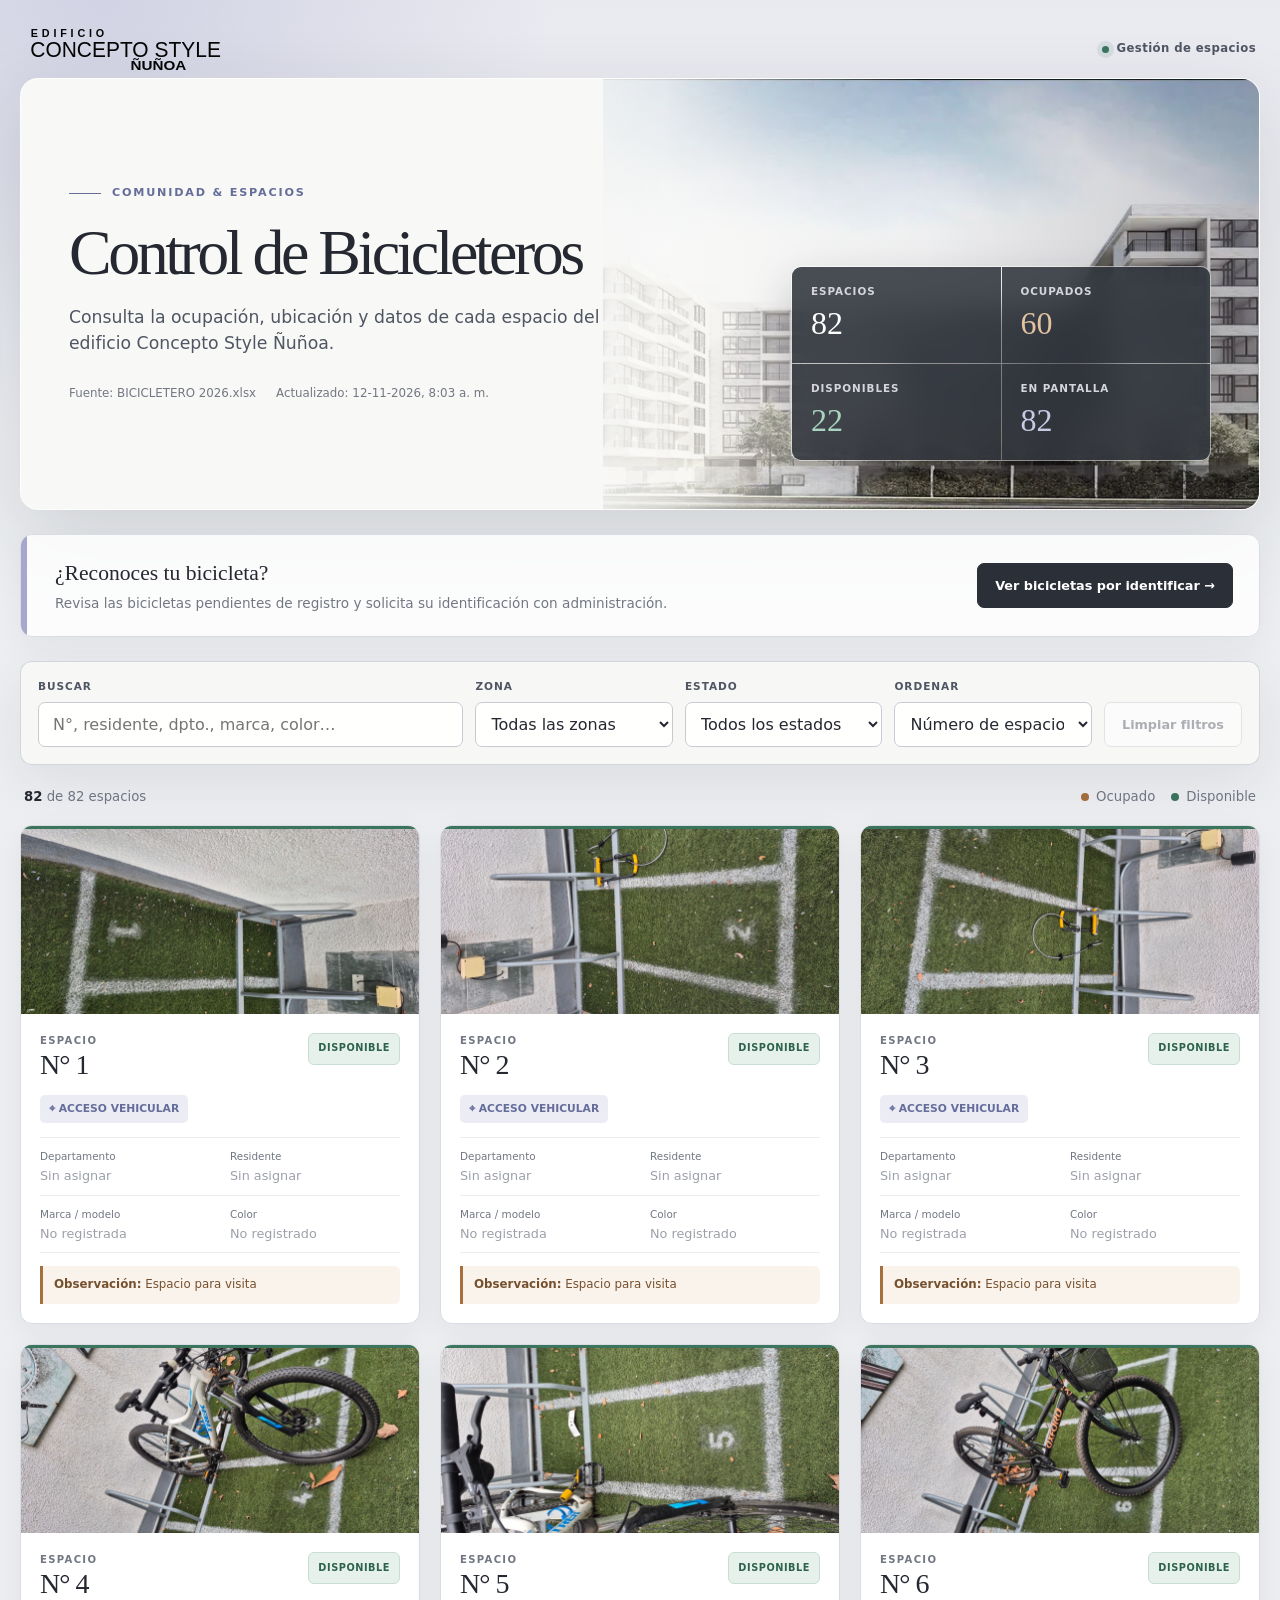
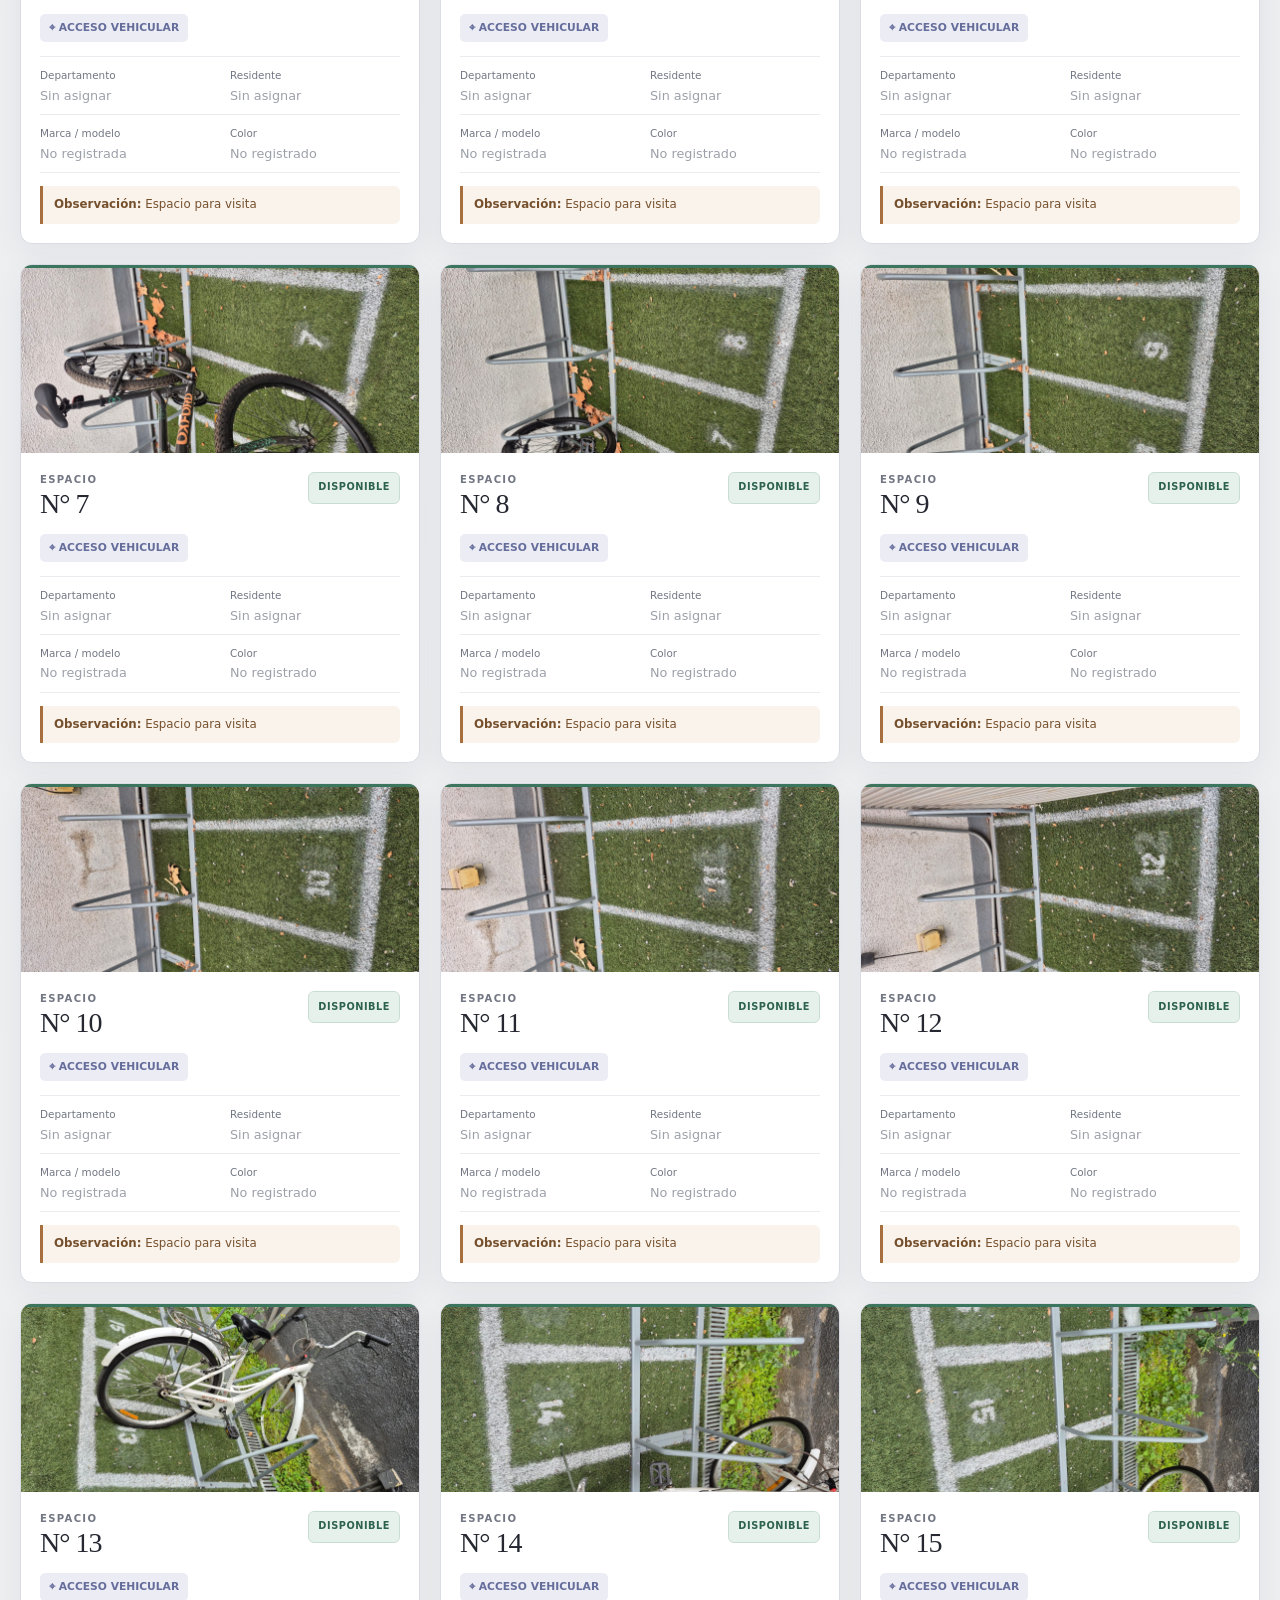
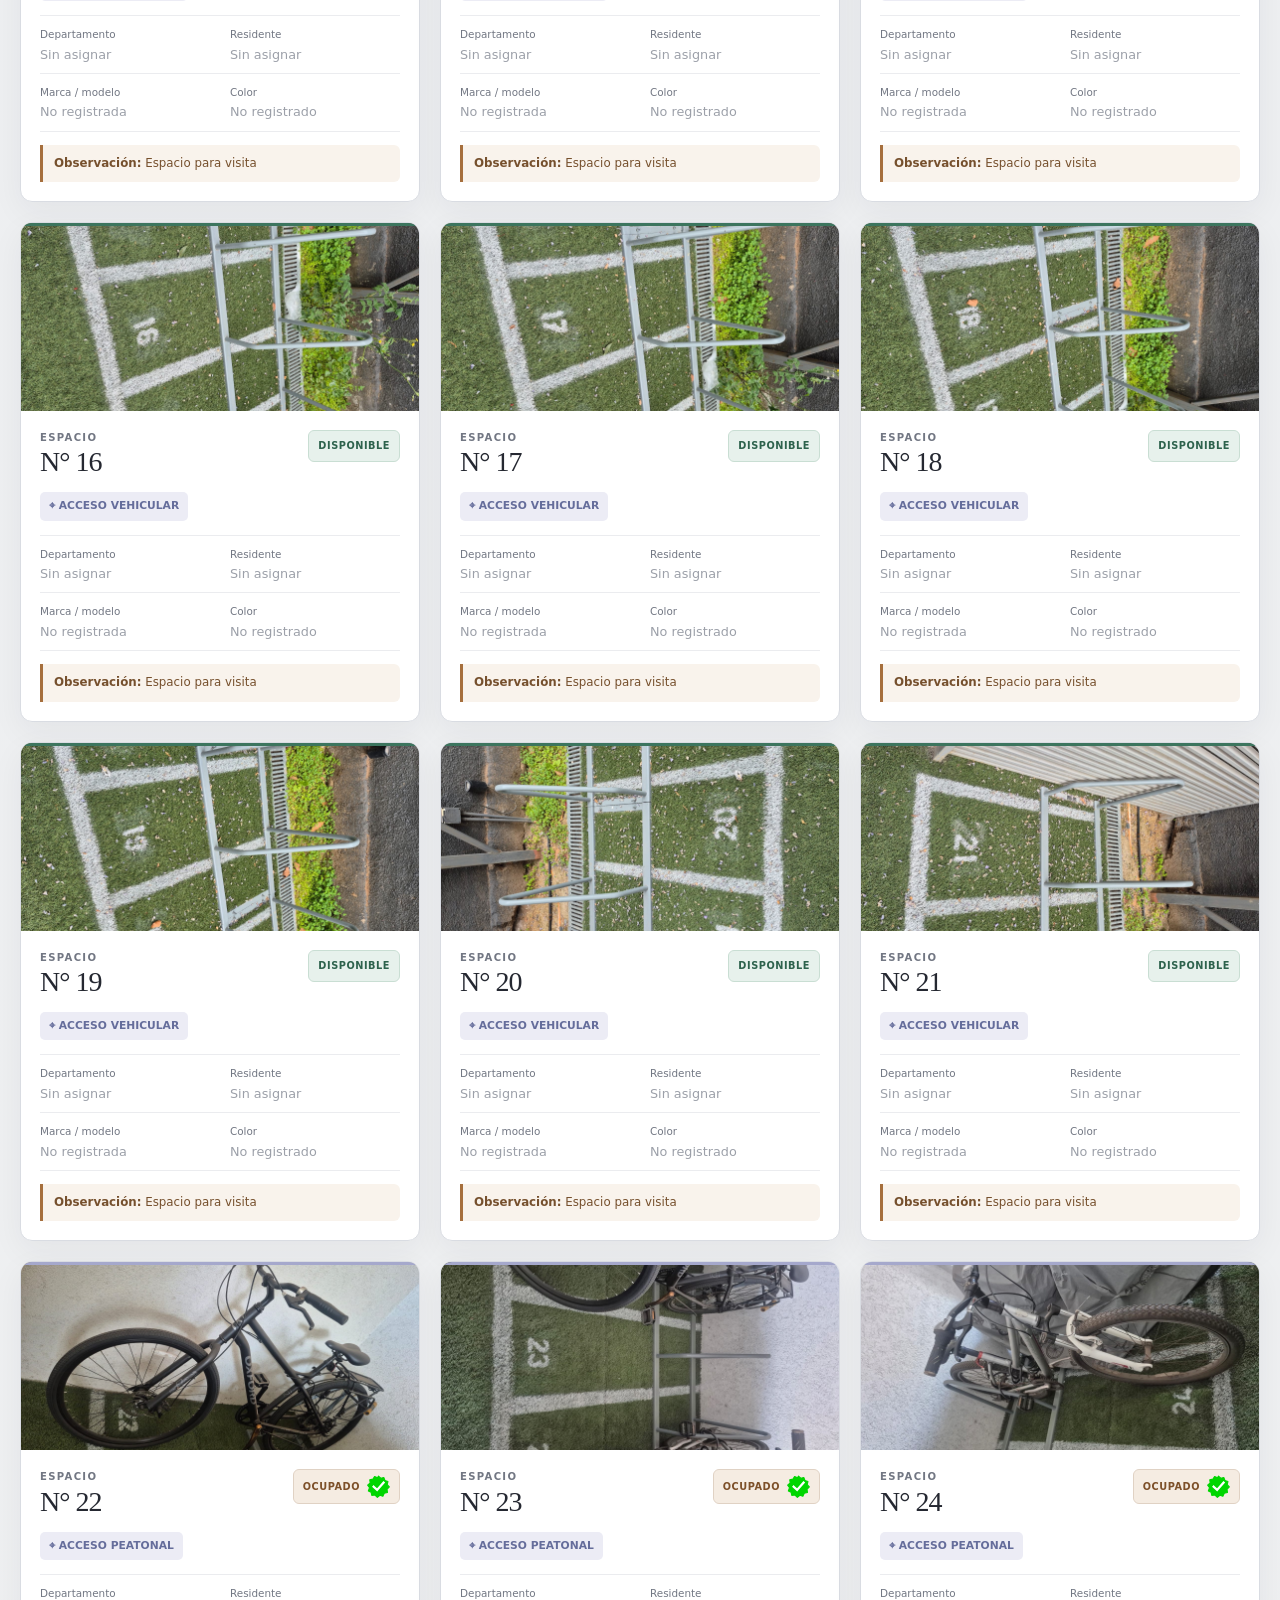
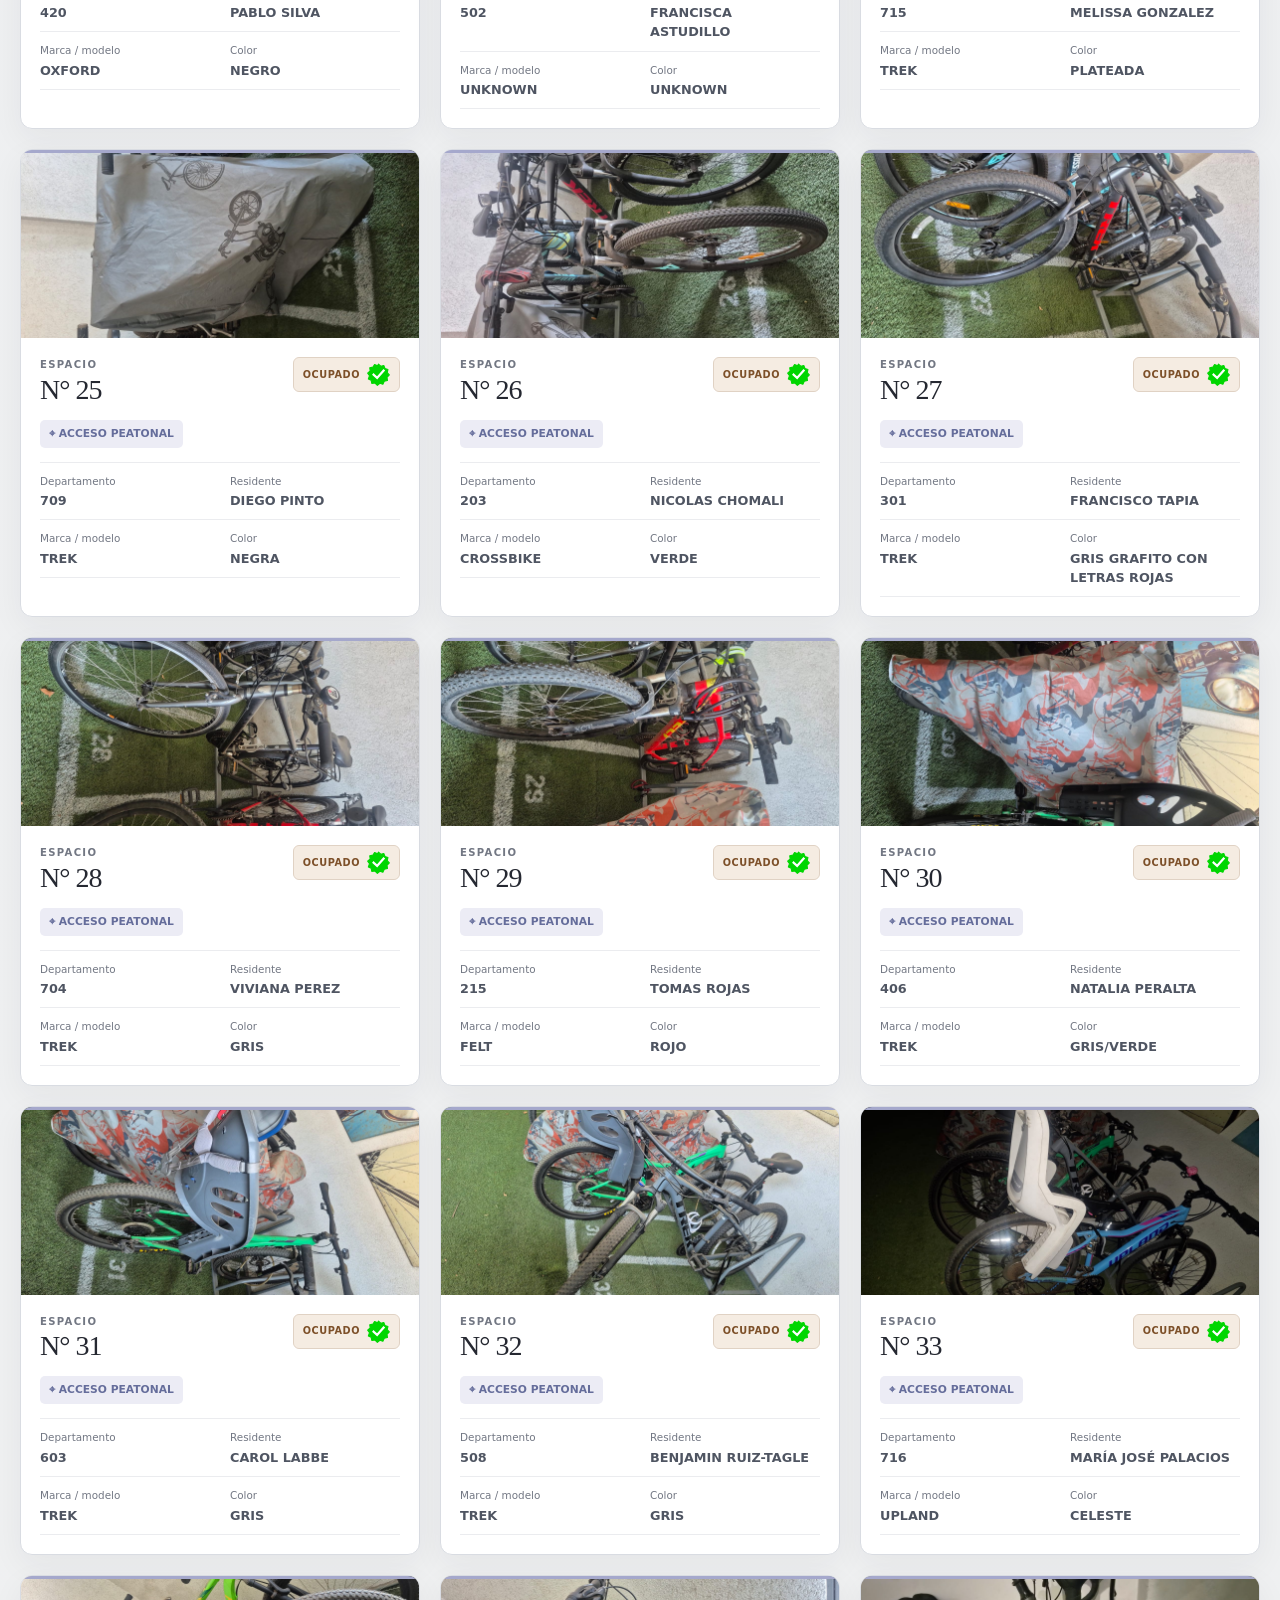
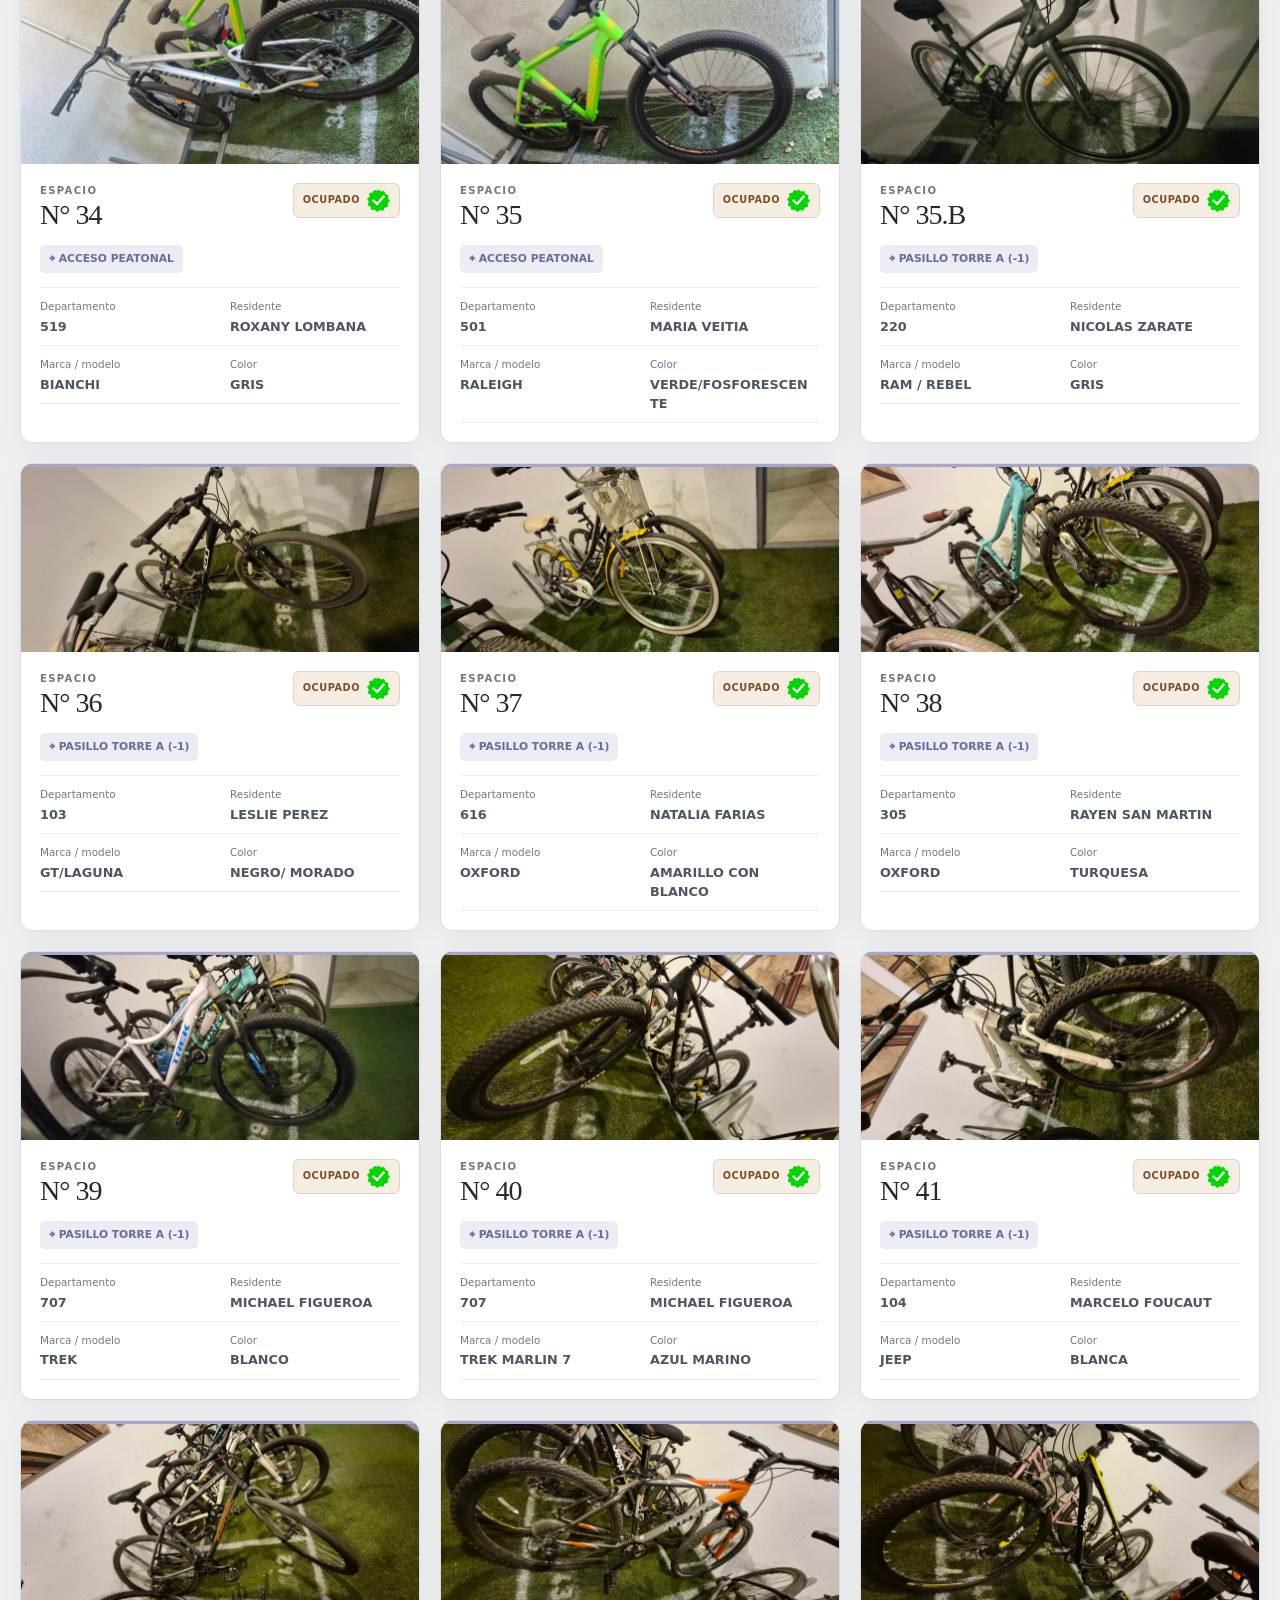
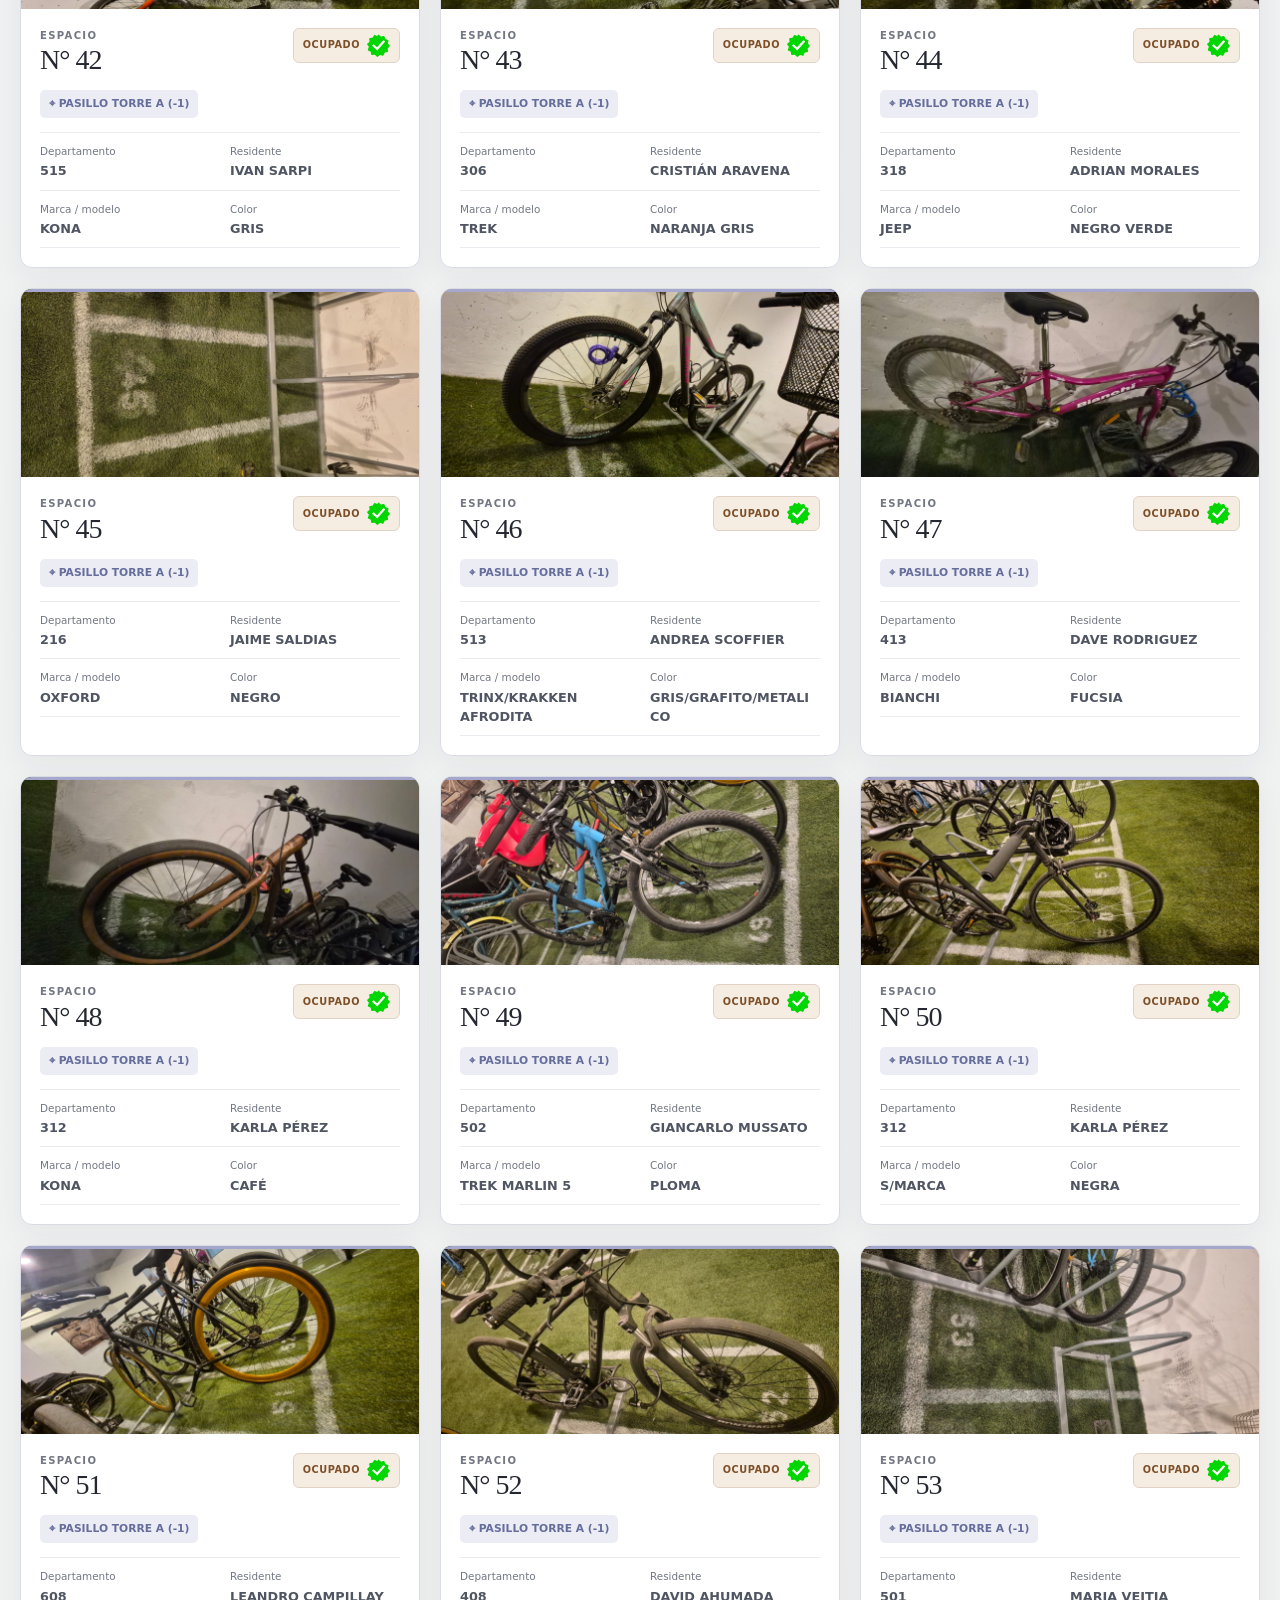
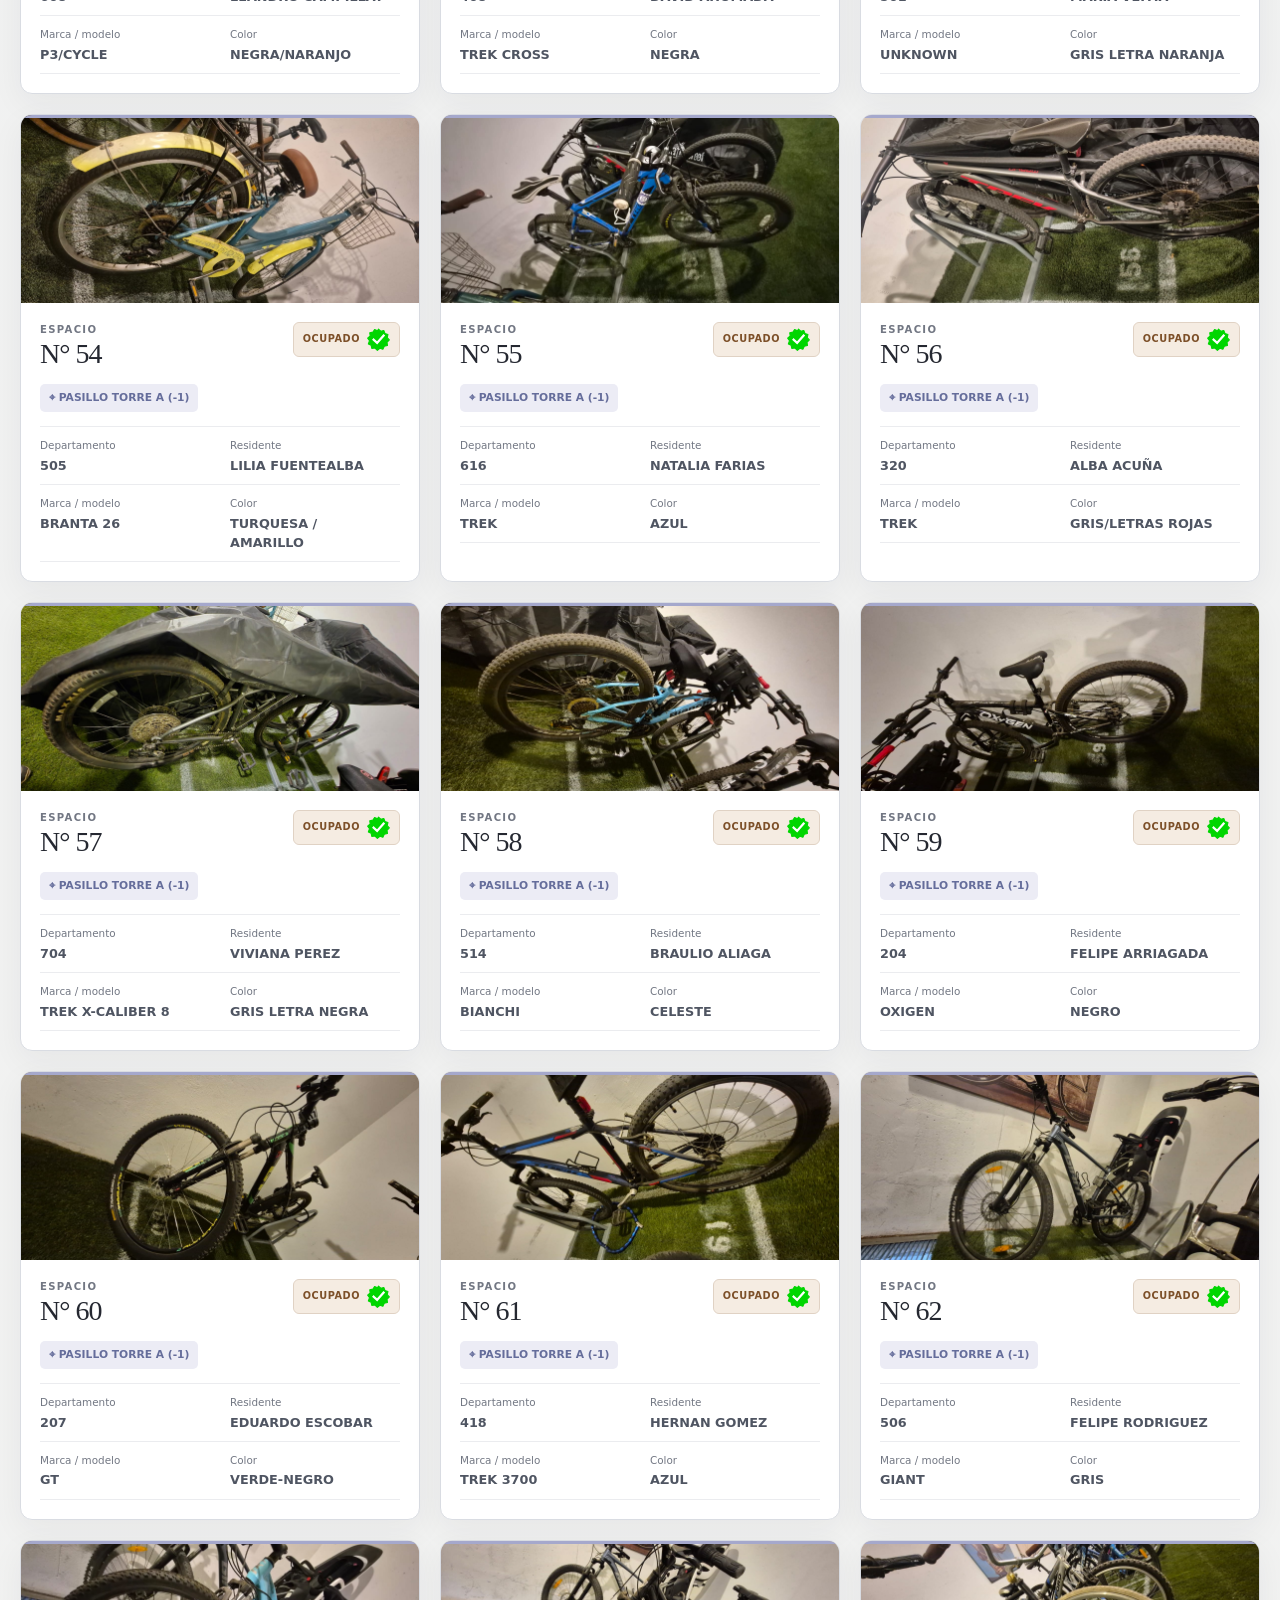
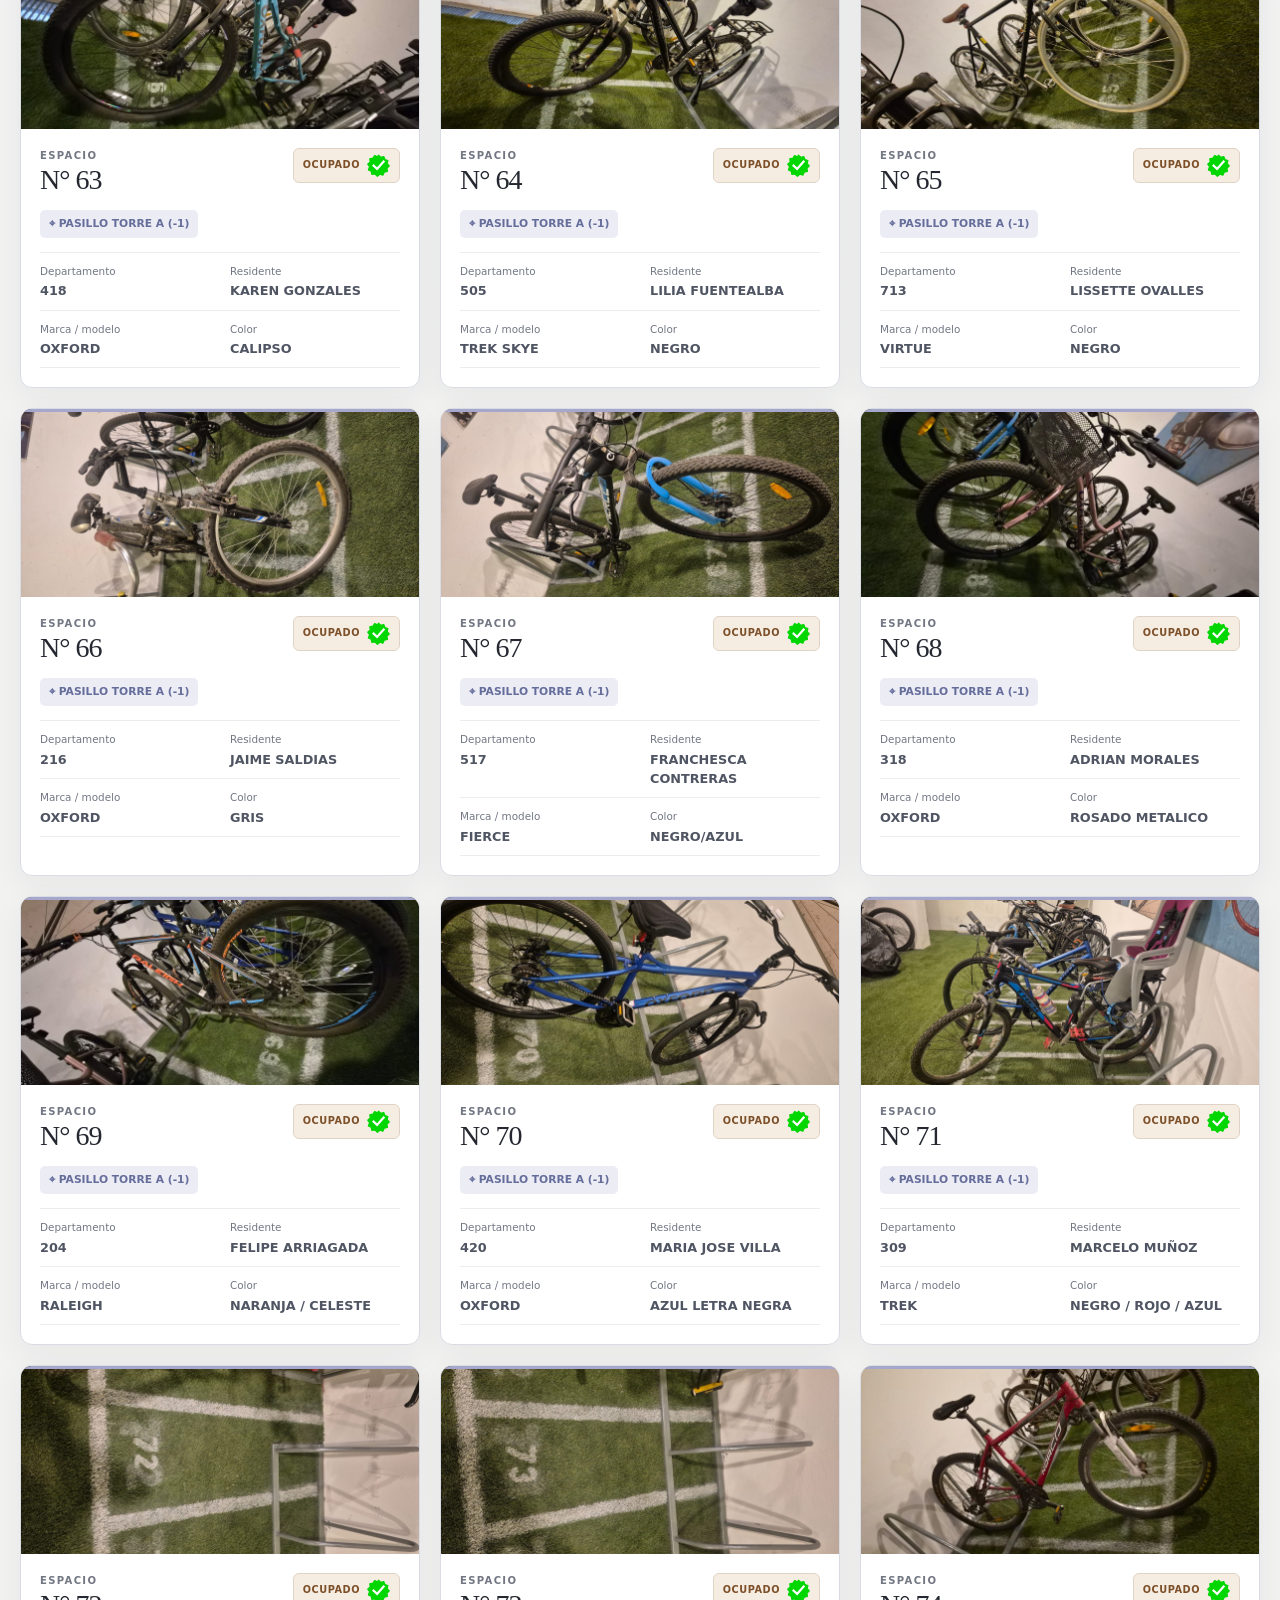
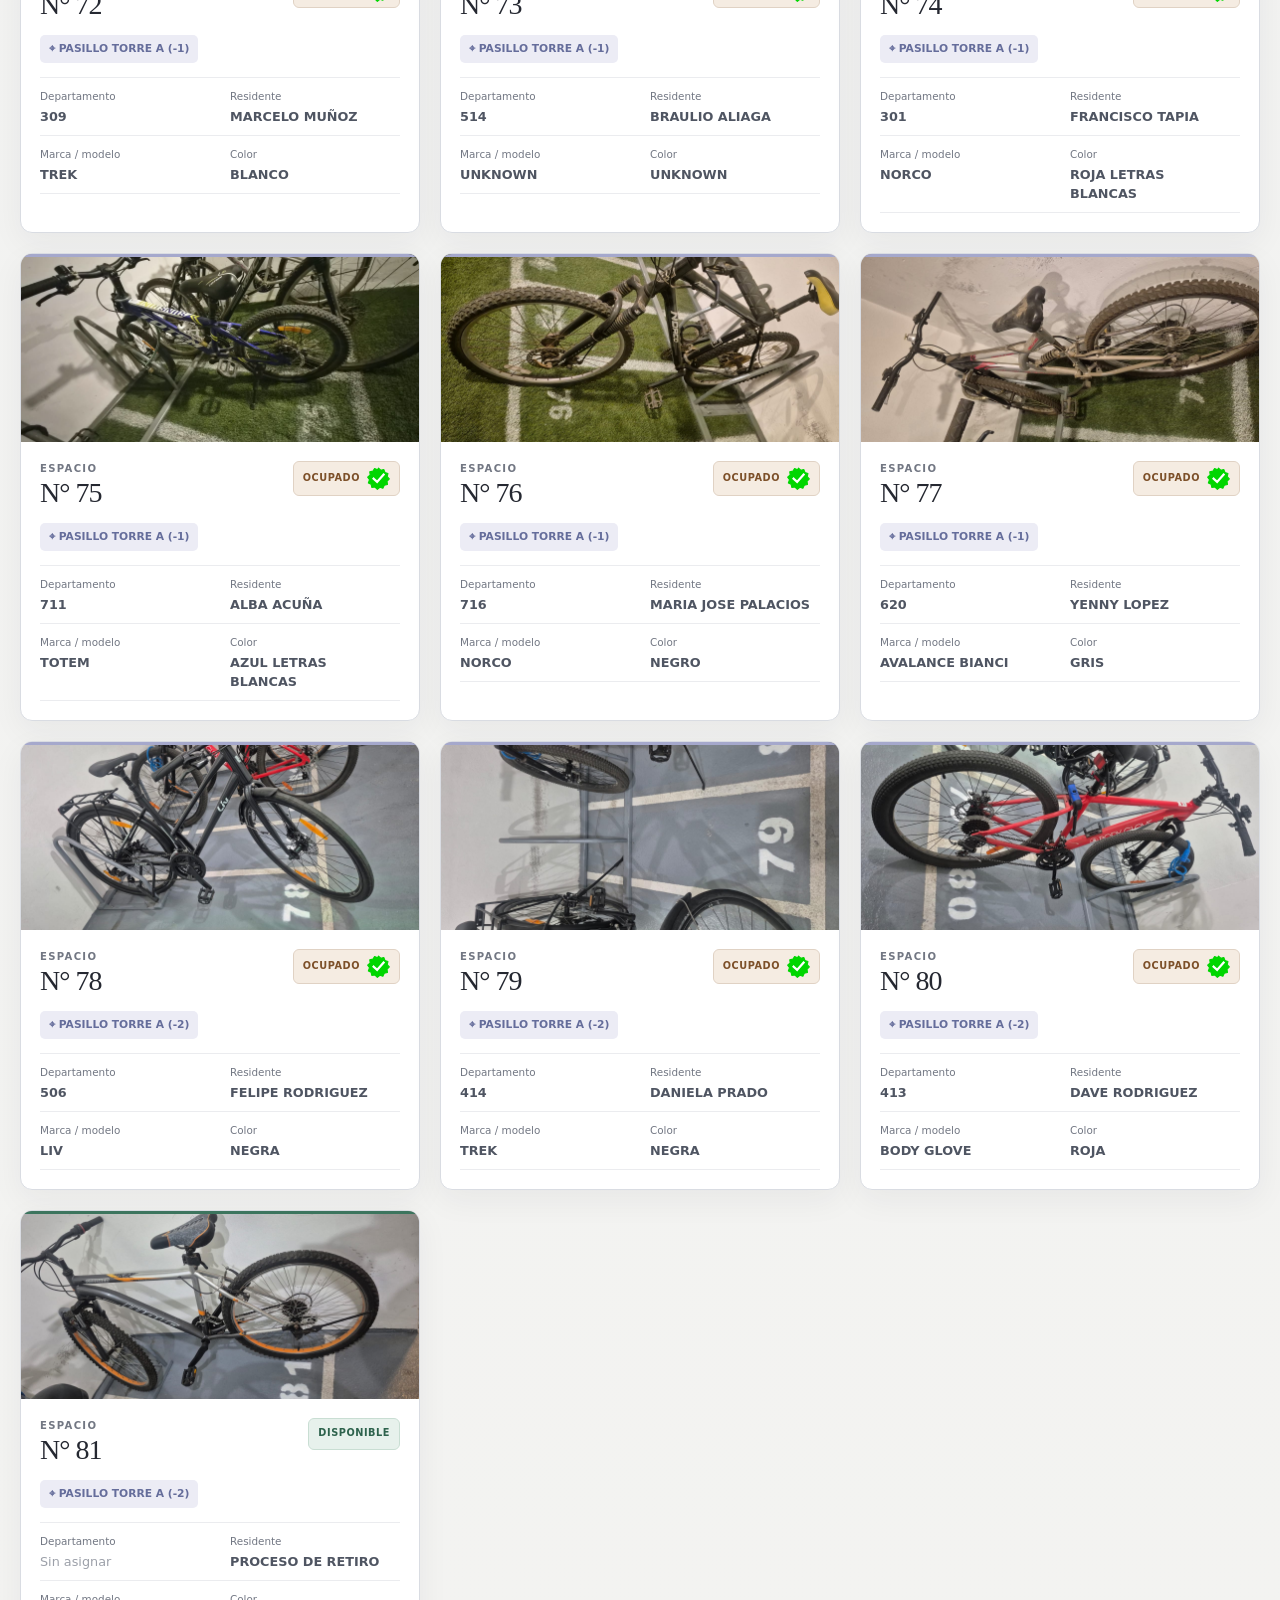
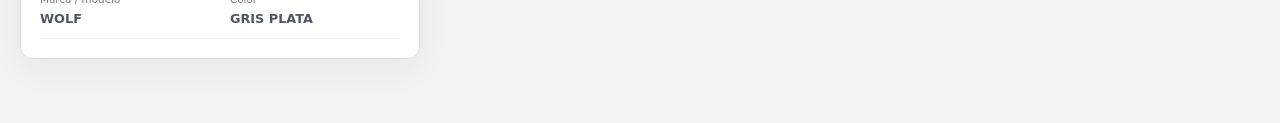
<file: index.html>
<!doctype html>
<html lang='es'>
<head>
  <meta charset='UTF-8'>
  <meta name='viewport' content='width=device-width,initial-scale=1'>
  <meta name='description' content='Panel de control de los espacios de bicicletero de Concepto Style Ñuñoa.'>
  <title>Control de Bicicleteros · Concepto Style</title>
  <link rel="stylesheet" href="./styles.css">
</head>
<body>
  <a class='skip' href='#listado'>Saltar al listado</a>
  <main class='page'>
    <nav class='site-header' aria-label='Identidad del edificio'>
      <a class='brand' href='./index.html' aria-label='Concepto Style Ñuñoa · Inicio'>
        <img class='brand-logo' src='./images/logo-concepto-style.svg' alt='Edificio Concepto Style Ñuñoa'>
      </a>
      <span class='site-context'><i aria-hidden='true'></i> Gestión de espacios</span>
    </nav>
    <header class='hero'>
      <div class='hero-inner'>
        <div class='hero-copy'>
          <p class='eyebrow'>Comunidad &amp; espacios</p>
          <h1>Control de Bicicleteros</h1>
          <p class='intro'>Consulta la ocupación, ubicación y datos de cada espacio del edificio Concepto Style Ñuñoa.</p>
          <div class='meta'><span id='sourceLabel'>Fuente: cargando datos…</span><span id='updatedLabel'></span></div>
        </div>
        <section class='stats' aria-label='Resumen de ocupación'>
          <article class='stat'><span>Espacios</span><strong id='totalCount'>—</strong></article>
          <article class='stat occupied'><span>Ocupados</span><strong id='occupiedCount'>—</strong></article>
          <article class='stat available'><span>Disponibles</span><strong id='availableCount'>—</strong></article>
          <article class='stat visible'><span>En pantalla</span><strong id='visibleCount'>—</strong></article>
        </section>
      </div>
    </header>

    <aside class='identify-banner' aria-label='Bicicletas por identificar'>
      <div><strong>¿Reconoces tu bicicleta?</strong><p>Revisa las bicicletas pendientes de registro y solicita su identificación con administración.</p></div>
      <a class='button primary-button' href='./por-identificar.html'>Ver bicicletas por identificar →</a>
    </aside>

    <section class='toolbar' aria-label='Filtros del listado'>
      <div class='field search-field'><label for='search'>Buscar</label><input class='control' type='search' id='search' placeholder='N°, residente, dpto., marca, color…' autocomplete='off'></div>
      <div class='field'><label for='zoneFilter'>Zona</label><select class='control' id='zoneFilter'><option value=''>Todas las zonas</option></select></div>
      <div class='field'><label for='statusFilter'>Estado</label><select class='control' id='statusFilter'><option value=''>Todos los estados</option><option value='true'>Ocupado</option><option value='false'>Disponible</option></select></div>
      <div class='field'><label for='sortBy'>Ordenar</label><select class='control' id='sortBy'><option value='space'>Número de espacio</option><option value='zone'>Zona</option><option value='resident'>Residente</option></select></div>
      <button class='button' type='button' id='clearFilters' disabled>Limpiar filtros</button>
    </section>

    <div class='results'>
      <div id='resultSummary' aria-live='polite'>Preparando el listado…</div>
      <div class='legend' aria-label='Leyenda'><span><i class='dot'></i> Ocupado</span><span><i class='dot free'></i> Disponible</span></div>
    </div>
    <div class='notice' id='errorNotice' role='alert' hidden></div>
    <section class='cards' id='listado' aria-label='Listado de bicicleteros' aria-busy='true'>
      <div class='state'><div class='spinner' aria-hidden='true'></div><strong>Cargando bicicleteros</strong>Leyendo la información actualizada del Excel.</div>
    </section>
  </main>

  <dialog class='viewer' id='imageViewer' aria-labelledby='viewerCaption'>
    <div class='viewer-shell'>
      <button class='viewer-close' id='viewerClose' type='button' aria-label='Cerrar imagen'>×</button>
      <img class='viewer-image' id='viewerImage' alt=''>
      <p class='viewer-caption' id='viewerCaption'></p>
    </div>
  </dialog>

  <!-- Respaldo para abrir con doble clic. Por HTTP, bicicleteros.json tiene prioridad. -->
  <script src='./bicicleteros-data.js'></script>
  <script src="./app.js"></script>
</body>
</html>
</file>
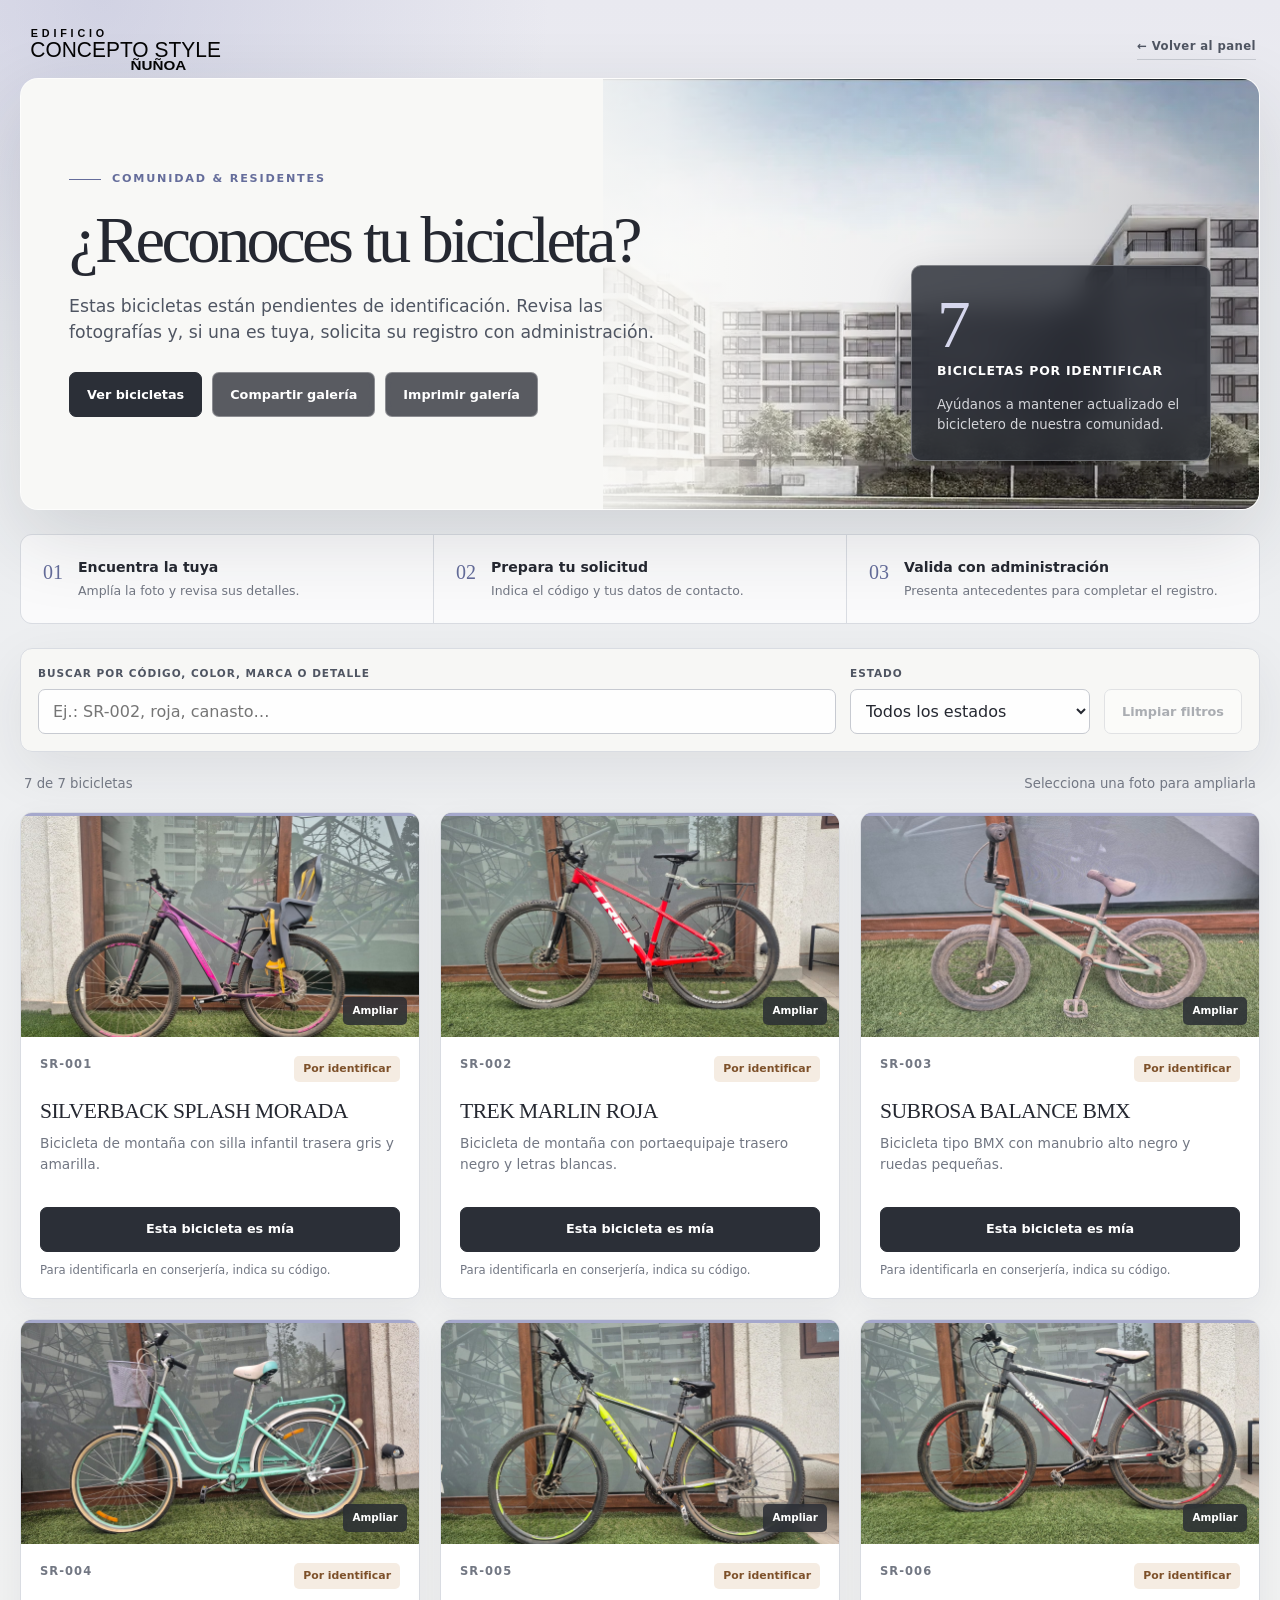
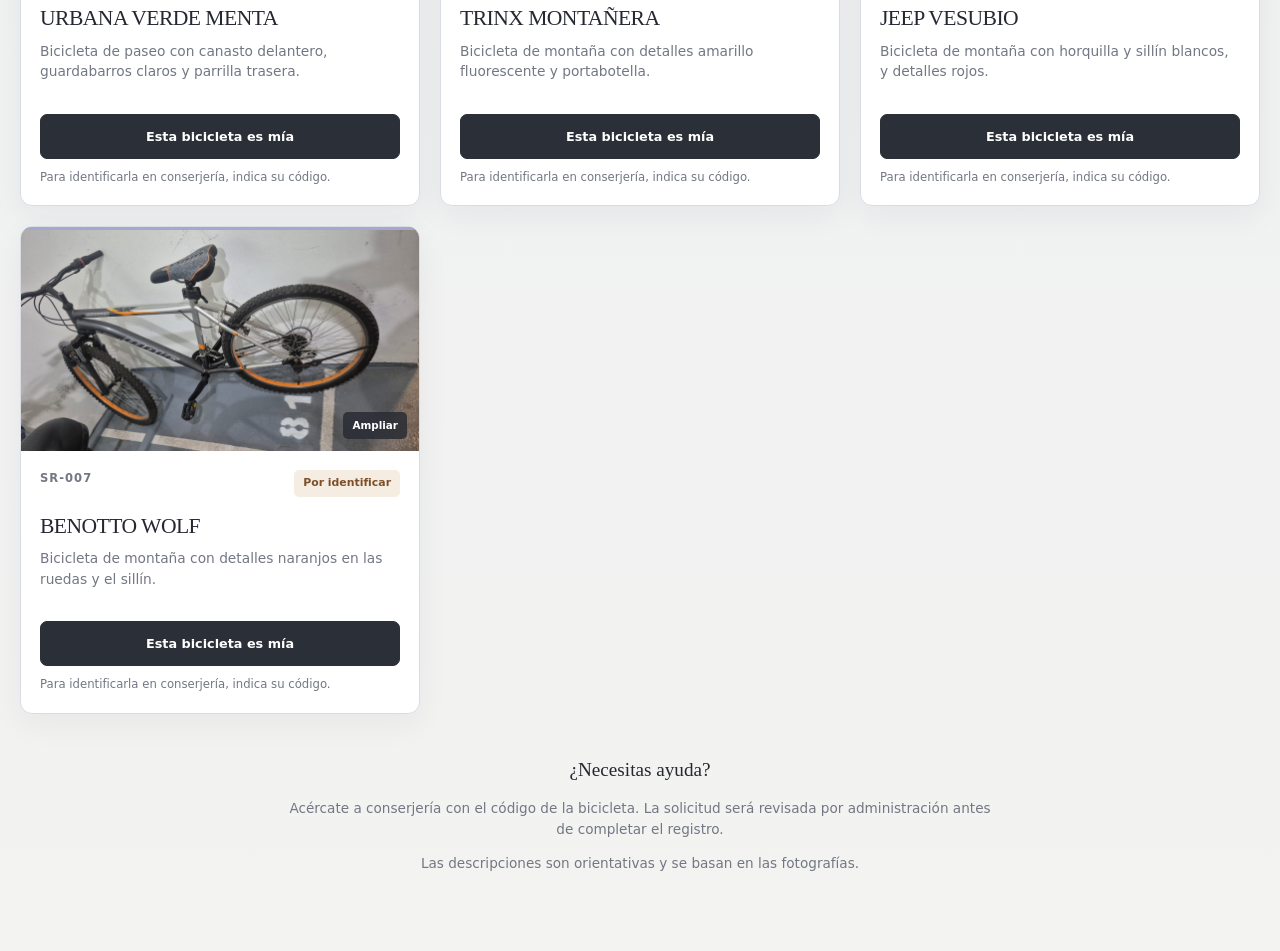
<file: por-identificar.html>
<!doctype html>
<html lang="es">
<head>
  <meta charset="UTF-8">
  <meta name="viewport" content="width=device-width,initial-scale=1">
  <meta name="description" content="Revisa las bicicletas pendientes de identificación de Concepto Style Ñuñoa y solicita su registro con administración.">
  <title>¿Reconoces tu bicicleta? · Concepto Style</title>
  <link rel="stylesheet" href="./styles.css">
  <link rel="stylesheet" href="./por-identificar.css">
  <script src="./por-identificar-data.js" defer></script>
  <script src="./por-identificar.js" defer></script>
</head>
<body class="identification-page">
  <a class="skip" href="#galeria">Saltar a las bicicletas</a>
  <main class="page">
    <nav class="site-header" aria-label="Identidad del edificio">
      <a class="brand" href="./index.html" aria-label="Concepto Style Ñuñoa · Inicio">
        <img class="brand-logo" src="./images/logo-concepto-style.svg" alt="Edificio Concepto Style Ñuñoa">
      </a>
      <a class="header-link" href="./index.html">← Volver al panel</a>
    </nav>
    <header class="hero">
      <div class="hero-inner identification-hero">
        <div class="hero-copy">
          <p class="eyebrow">Comunidad &amp; residentes</p>
          <h1>¿Reconoces tu bicicleta?</h1>
          <p class="intro">Estas bicicletas están pendientes de identificación. Revisa las fotografías y, si una es tuya, solicita su registro con administración.</p>
          <div class="hero-actions"><a class="button primary-button" href="#galeria">Ver bicicletas</a><button class="button" id="shareGallery" type="button">Compartir galería</button><button class="button" id="printGallery" type="button">Imprimir galería</button></div>
        </div>
        <aside class="identification-summary"><strong id="pendingCount">—</strong><span>bicicletas por identificar</span><p>Ayúdanos a mantener actualizado el bicicletero de nuestra comunidad.</p></aside>
      </div>
    </header>
    <ol class="claim-steps" aria-label="Cómo identificar tu bicicleta">
      <li><b>01</b><div><strong>Encuentra la tuya</strong><span>Amplía la foto y revisa sus detalles.</span></div></li>
      <li><b>02</b><div><strong>Prepara tu solicitud</strong><span>Indica el código y tus datos de contacto.</span></div></li>
      <li><b>03</b><div><strong>Valida con administración</strong><span>Presenta antecedentes para completar el registro.</span></div></li>
    </ol>
    <section class="gallery-controls" aria-label="Buscar bicicletas">
      <div class="field"><label for="bikeSearch">Buscar por código, color, marca o detalle</label><input class="control" id="bikeSearch" type="search" placeholder="Ej.: SR-002, roja, canasto…" autocomplete="off"></div>
      <div class="field"><label for="bikeStatus">Estado</label><select class="control" id="bikeStatus"><option value="">Todos los estados</option><option value="pendiente">Por identificar</option><option value="revision">Solicitud en revisión</option><option value="registrada">Registrada</option></select></div>
      <button class="button" id="resetGallery" type="button" disabled>Limpiar filtros</button>
    </section>
    <div class="results"><p id="gallerySummary" aria-live="polite">Cargando fotografías…</p><span>Selecciona una foto para ampliarla</span></div>
    <section class="cards identification-cards" id="galeria" aria-label="Bicicletas por identificar" aria-busy="true"></section>
    <noscript><p class="notice">Activa JavaScript para ver la galería. También puedes consultar las fotografías en conserjería.</p></noscript>
    <footer class="identification-footer"><strong>¿Necesitas ayuda?</strong><p>Acércate a conserjería con el código de la bicicleta. La solicitud será revisada por administración antes de completar el registro.</p><p>Las descripciones son orientativas y se basan en las fotografías.</p></footer>
  </main>

  <dialog class="viewer" id="photoViewer" aria-labelledby="photoCaption">
    <div class="viewer-shell"><button class="viewer-close" id="closePhoto" type="button" aria-label="Cerrar imagen">×</button><img class="viewer-image" id="fullPhoto" alt=""><p class="viewer-caption" id="photoCaption"></p><div class="photo-navigation" id="photoNavigation" hidden><button class="button" id="previousPhoto" type="button">Anterior</button><span id="photoPosition"></span><button class="button" id="nextPhoto" type="button">Siguiente</button></div></div>
  </dialog>

  <dialog class="claim-dialog" id="claimDialog" aria-labelledby="claimTitle" aria-describedby="claimIntro">
    <div class="claim-heading"><p class="eyebrow">Solicitud de identificación</p><button class="button" id="closeClaim" type="button" aria-label="Cerrar solicitud">Cerrar</button></div>
    <h2 id="claimTitle">Esta bicicleta es mía</h2>
    <p id="claimIntro"></p>
    <form id="claimForm">
      <div class="claim-fields">
        <div class="field"><label for="claimName">Nombre completo</label><input class="control" id="claimName" name="nombre" required maxlength="100" autocomplete="name"></div>
        <div class="field"><label for="claimApartment">Departamento</label><input class="control" id="claimApartment" name="departamento" required maxlength="20" autocomplete="off"></div>
        <div class="field full-field"><label for="claimContact">Teléfono o correo de contacto</label><input class="control" id="claimContact" name="contacto" required maxlength="120" autocomplete="off"></div>
        <div class="field full-field"><label for="claimEvidence">¿Cómo puedes acreditar que es tuya?</label><textarea class="control" id="claimEvidence" name="antecedentes" required minlength="10" maxlength="1000" rows="3" placeholder="Ej.: tengo una fotografía anterior o la llave del candado. Presenta esos antecedentes a administración."></textarea></div>
      </div>
      <label class="claim-consent"><input id="claimConsent" type="checkbox" required> Entiendo que administración debe verificar la propiedad antes de completar el registro.</label>
      <p class="privacy-note">Tus datos no se publican ni se guardan en esta galería. Se usan para preparar el mensaje que tú entregarás a administración.</p>
      <button class="button primary-button" type="submit">Preparar solicitud</button>
    </form>
    <section class="claim-result" id="claimResult" hidden aria-labelledby="resultTitle">
      <h3 id="resultTitle" tabindex="-1">Solicitud preparada · aún no enviada</h3>
      <p id="deliveryHelp">Copia el mensaje y envialo al WhatsApp de conserjería.</p>
      <label for="claimMessage">Mensaje para conserjería</label><textarea class="control" id="claimMessage" readonly rows="9"></textarea>
      <div class="claim-actions"><button class="button primary-button" id="copyClaim" type="button">Copiar solicitud</button><a class="button whatsapp-button" id="whatsappClaim" target="_blank" rel="noopener noreferrer" hidden>Abrir WhatsApp de conserjería</a></div>
      <p id="claimFeedback" class="action-feedback" role="status"></p>
    </section>
  </dialog>

  <dialog class="claim-dialog share-dialog" id="shareDialog" aria-labelledby="shareTitle">
    <h2 id="shareTitle">Compartir con residentes</h2><p id="shareHelp"></p>
    <label for="galleryLink">Enlace de la galería</label><input class="control" id="galleryLink" readonly>
    <div class="claim-actions"><button class="button primary-button" id="copyGalleryLink" type="button">Copiar enlace</button><button class="button" id="closeShare" type="button">Cerrar</button></div><p id="shareFeedback" role="status"></p>
  </dialog>
</body>
</html>
</file>
<file: styles.css>
:root {
  color-scheme: light;
  --ink: #252831;
  --ink-soft: #4f5562;
  --muted: #727783;
  --line: #d9dce2;
  --line-strong: #c7cad1;
  --panel: #fff;
  --paper: #f8f8f6;
  --canvas: #eceef1;
  --charcoal: #2b2f37;
  --lavender: #a5a8cc;
  --lavender-deep: #656d9b;
  --lavender-soft: #ececf5;
  --green: #3c755e;
  --green-soft: #e7f1ec;
  --amber: #a66f3d;
  --amber-soft: #f5ece2;
  --danger: #9b4b48;
  --shadow: 0 18px 55px rgba(37, 40, 49, .08);
  --shadow-lg: 0 28px 80px rgba(37, 40, 49, .14);
}

* { box-sizing: border-box; }
html { scroll-behavior: smooth; }
html, body { max-width: 100%; overflow-x: hidden; }
body {
  margin: 0;
  min-height: 100vh;
  background:
    radial-gradient(circle at 8% 0%, rgba(165, 168, 204, .35), transparent 28rem),
    linear-gradient(180deg, #e9e9f0 0, var(--canvas) 19rem, #f3f3f1 100%);
  color: var(--ink);
  font-family: Inter, ui-sans-serif, system-ui, -apple-system, "Segoe UI", sans-serif;
  line-height: 1.5;
}

button, input, select, textarea { font: inherit; }
.skip {
  position: fixed;
  top: 10px;
  left: 10px;
  z-index: 100;
  padding: 9px 13px;
  border-radius: 6px;
  background: #fff;
  color: var(--lavender-deep);
  font-weight: 800;
  transform: translateY(-160%);
}
.skip:focus { transform: none; }
.page { width: min(1480px, calc(100% - 40px)); margin: auto; padding: 20px 0 64px; }

.site-header {
  display: flex;
  min-height: 58px;
  align-items: center;
  justify-content: space-between;
  gap: 20px;
  padding: 0 4px;
}
.brand { display: inline-flex; align-items: center; color: var(--ink); text-decoration: none; }
.brand-logo {
  display: block;
  width: clamp(176px, 16vw, 228px);
  height: auto;
}
.site-context, .header-link {
  display: inline-flex;
  align-items: center;
  gap: 8px;
  color: var(--ink-soft);
  font-size: .73rem;
  font-weight: 750;
  letter-spacing: .035em;
  text-decoration: none;
}
.site-context i { width: 7px; height: 7px; border-radius: 50%; background: var(--green); box-shadow: 0 0 0 5px rgba(60, 117, 94, .11); }
.header-link { padding-bottom: 3px; border-bottom: 1px solid var(--line-strong); }
.header-link:hover { color: var(--lavender-deep); border-color: var(--lavender-deep); }

.hero {
  position: relative;
  isolation: isolate;
  min-height: 430px;
  overflow: hidden;
  border: 1px solid rgba(255, 255, 255, .7);
  border-radius: 18px;
  background: var(--paper);
  box-shadow: var(--shadow-lg);
}
.hero::before {
  position: absolute;
  inset: 0 0 0 47%;
  z-index: -2;
  background: url("./images/edificio.png") center / cover no-repeat;
  content: "";
}
.hero::after {
  position: absolute;
  inset: 0;
  z-index: -1;
  background: linear-gradient(90deg, var(--paper) 0%, var(--paper) 41%, rgba(248, 248, 246, .82) 52%, rgba(49, 53, 67, .08) 73%, rgba(46, 49, 63, .28));
  content: "";
}
.hero-inner {
  display: grid;
  min-height: 430px;
  grid-template-columns: minmax(0, 1.08fr) minmax(360px, .92fr);
  gap: 42px;
  align-items: end;
  padding: 48px;
}
.hero-copy { align-self: center; max-width: 650px; }
.eyebrow {
  display: flex;
  gap: 11px;
  align-items: center;
  margin: 0 0 20px;
  color: var(--lavender-deep);
  font-size: .7rem;
  font-weight: 850;
  letter-spacing: .16em;
  text-transform: uppercase;
}
.eyebrow::before { width: 32px; height: 1px; background: currentColor; content: ""; }
h1 {
  max-width: 700px;
  margin: 0;
  font-family: Georgia, "Times New Roman", serif;
  font-size: clamp(2.9rem, 5vw, 5.25rem);
  font-weight: 500;
  line-height: .96;
  letter-spacing: -.055em;
}
.intro { max-width: 590px; margin: 22px 0 0; color: var(--ink-soft); font-size: clamp(.98rem, 1.35vw, 1.12rem); }
.meta { display: flex; flex-wrap: wrap; gap: 8px 20px; margin-top: 28px; color: var(--muted); font-size: .74rem; }

.stats {
  display: grid;
  width: 100%;
  max-width: 420px;
  justify-self: end;
  grid-template-columns: repeat(2, minmax(0, 1fr));
  gap: 1px;
  overflow: hidden;
  border: 1px solid rgba(255, 255, 255, .28);
  border-radius: 10px;
  background: rgba(255, 255, 255, .25);
  box-shadow: 0 18px 44px rgba(30, 34, 44, .22);
  backdrop-filter: blur(15px);
}
.stat { min-height: 96px; padding: 17px 19px; background: rgba(39, 43, 52, .84); color: #fff; }
.stat span { display: block; margin-bottom: 7px; color: #d5d6dc; font-size: .65rem; font-weight: 800; letter-spacing: .09em; text-transform: uppercase; }
.stat strong { font-family: Georgia, "Times New Roman", serif; font-size: 2rem; font-weight: 500; line-height: 1; }
.stat.occupied strong { color: #e1c3a0; }
.stat.available strong { color: #a9d5c0; }
.stat.visible strong { color: #c8c9e4; }

.identify-banner {
  position: relative;
  display: flex;
  align-items: center;
  justify-content: space-between;
  gap: 28px;
  margin-top: 24px;
  padding: 22px 26px 22px 34px;
  overflow: hidden;
  border: 1px solid var(--line);
  border-radius: 12px;
  background: rgba(255, 255, 255, .82);
  box-shadow: 0 12px 35px rgba(37, 40, 49, .05);
}
.identify-banner::before { position: absolute; inset: 0 auto 0 0; width: 6px; background: var(--lavender); content: ""; }
.identify-banner strong { color: var(--ink); font-family: Georgia, "Times New Roman", serif; font-size: 1.35rem; font-weight: 500; }
.identify-banner p { margin: 4px 0 0; color: var(--muted); font-size: .85rem; }

.toolbar {
  position: sticky;
  top: 12px;
  z-index: 20;
  display: grid;
  grid-template-columns: minmax(250px, 1.4fr) repeat(3, minmax(150px, .65fr)) auto;
  gap: 12px;
  align-items: end;
  margin-top: 24px;
  padding: 17px;
  border: 1px solid rgba(207, 210, 217, .92);
  border-radius: 12px;
  background: rgba(248, 248, 246, .92);
  box-shadow: var(--shadow);
  backdrop-filter: blur(18px);
}
.field { min-width: 0; }
.field label { display: block; margin-bottom: 7px; color: var(--ink-soft); font-size: .66rem; font-weight: 850; letter-spacing: .09em; text-transform: uppercase; }
.control {
  width: 100%;
  min-width: 0;
  max-width: 100%;
  height: 45px;
  border: 1px solid var(--line-strong);
  border-radius: 7px;
  outline: 0;
  background: rgba(255, 255, 255, .88);
  color: var(--ink);
}
input.control { padding: 0 14px; }
select.control { padding: 0 11px; }
.control:focus { border-color: var(--lavender-deep); box-shadow: 0 0 0 4px rgba(101, 109, 155, .12); }
.button {
  display: inline-flex;
  height: 45px;
  align-items: center;
  justify-content: center;
  padding: 0 17px;
  border: 1px solid var(--line-strong);
  border-radius: 7px;
  background: rgba(255, 255, 255, .88);
  color: var(--ink-soft);
  cursor: pointer;
  font-size: .8rem;
  font-weight: 800;
  text-decoration: none;
  white-space: nowrap;
  transition: background .18s, border-color .18s, color .18s, transform .18s;
}
.button:hover:not(:disabled) { border-color: #aeb2bb; background: #fff; color: var(--ink); transform: translateY(-1px); }
.button:disabled { cursor: default; opacity: .45; }
.primary-button { border-color: var(--charcoal); background: var(--charcoal); color: #fff; }
.primary-button:hover:not(:disabled) { border-color: var(--lavender-deep); background: var(--lavender-deep); color: #fff; }
button:focus-visible, a:focus-visible { outline: 3px solid rgba(101, 109, 155, .48); outline-offset: 3px; }

.results { display: flex; min-height: 60px; align-items: center; justify-content: space-between; gap: 18px; padding: 16px 4px 11px; color: var(--muted); font-size: .83rem; }
.results strong { color: var(--ink); }
.legend { display: flex; gap: 16px; }
.legend span { display: flex; align-items: center; gap: 7px; }
.dot { width: 8px; height: 8px; border-radius: 50%; background: var(--amber); }
.dot.free { background: var(--green); }
.notice { margin-bottom: 18px; padding: 16px 18px; border: 1px solid #d7a5a2; border-radius: 8px; background: #f9eeee; color: var(--danger); }

.cards { display: grid; grid-template-columns: repeat(auto-fill, minmax(min(100%, 310px), 1fr)); gap: 20px; }
.card {
  position: relative;
  display: flex;
  min-width: 0;
  min-height: 405px;
  overflow: hidden;
  flex-direction: column;
  border: 1px solid var(--line);
  border-radius: 12px;
  background: var(--panel);
  box-shadow: 0 10px 32px rgba(37, 40, 49, .055);
  transition: border-color .22s, box-shadow .22s, transform .22s;
}
.card::after { position: absolute; inset: 0 0 auto; height: 3px; background: var(--lavender); content: ""; }
.card.available::after { background: var(--green); }
.card:hover { border-color: #c1c4cb; box-shadow: 0 22px 48px rgba(37, 40, 49, .12); transform: translateY(-4px); }
.media { position: relative; display: grid; height: 188px; overflow: hidden; place-items: center; background: linear-gradient(145deg, #e6e7ec, #f4f4f2); }
.media img { width: 100%; height: 100%; object-fit: cover; transition: transform .4s; }
.card:hover .media img { transform: scale(1.035); }
.image-button { position: relative; width: 100%; height: 100%; overflow: hidden; padding: 0; border: 0; background: transparent; cursor: zoom-in; }
.image-button:focus-visible { outline: 4px solid var(--lavender); outline-offset: -4px; }
.default-media img { object-fit: contain; padding: 27px; opacity: .82; }
.zoom-hint { position: absolute; right: 12px; bottom: 12px; padding: 6px 9px; border-radius: 5px; background: rgba(38, 42, 51, .82); color: #fff; font-size: .65rem; font-weight: 800; opacity: 0; transform: translateY(5px); transition: .2s; backdrop-filter: blur(7px); }
.image-button:hover .zoom-hint, .image-button:focus-visible .zoom-hint { opacity: 1; transform: none; }
.fallback { max-width: 240px; padding: 18px; color: #787e89; text-align: center; font-size: .8rem; }
.fallback b { display: block; font-size: 1.6rem; opacity: .55; }

.card-body { display: flex; flex: 1; flex-direction: column; padding: 19px; }
.card-top { display: flex; align-items: flex-start; justify-content: space-between; gap: 14px; }
.space-label { display: block; color: var(--muted); font-size: .63rem; font-weight: 850; letter-spacing: .13em; text-transform: uppercase; }
.space-number { margin: 3px 0 0; font-family: Georgia, "Times New Roman", serif; font-size: 1.75rem; font-weight: 500; line-height: 1; letter-spacing: -.035em; }
.badge { display: inline-flex; min-height: 32px; flex-shrink: 0; align-items: center; gap: 7px; padding: 5px 9px; border: 1px solid #e0d2c4; border-radius: 6px; background: var(--amber-soft); color: #7d5029; font-size: .61rem; font-weight: 900; letter-spacing: .055em; white-space: nowrap; }
.badge::before { content: none; }
.badge.free { border-color: #c9ded3; background: var(--green-soft); color: #2d624c; }
.verified-icon { display: block; width: 23px; height: 23px; flex-shrink: 0; }
.zone { align-self: flex-start; margin: 16px 0 14px; padding: 6px 9px; border-radius: 5px; background: var(--lavender-soft); color: var(--lavender-deep); font-size: .67rem; font-weight: 850; }
.details { display: grid; grid-template-columns: 1fr 1fr; margin: 0; border-top: 1px solid #ebecef; }
.detail { min-width: 0; padding: 11px 8px 9px 0; border-bottom: 1px solid #ebecef; }
.detail:nth-child(even) { padding-left: 10px; }
.detail dt { margin: 0 0 2px; color: var(--muted); font-size: .65rem; }
.detail dd { overflow-wrap: anywhere; margin: 0; color: var(--ink-soft); font-size: .8rem; font-weight: 680; }
.detail dd.missing { color: #9ca0a9; font-weight: 520; }
.observation { margin: 13px 0 0; padding: 10px 11px; border-left: 3px solid var(--amber); border-radius: 0 6px 6px 0; background: #f9f3ec; color: #76502d; font-size: .74rem; }
.state { grid-column: 1 / -1; padding: 60px 24px; border: 1px dashed #c4c7ce; border-radius: 12px; background: rgba(255, 255, 255, .58); color: var(--muted); text-align: center; }
.state strong { display: block; margin-bottom: 4px; color: var(--ink); }
.spinner { width: 28px; height: 28px; margin: 0 auto 12px; border: 3px solid #d9dbe2; border-top-color: var(--lavender-deep); border-radius: 50%; animation: spin .8s linear infinite; }

.viewer { width: min(94vw, 1100px); max-width: none; padding: 0; border: 0; border-radius: 12px; background: #20232a; color: #fff; box-shadow: 0 30px 100px rgba(21, 23, 29, .55); }
.viewer::backdrop { background: rgba(27, 29, 36, .84); backdrop-filter: blur(6px); }
.viewer-shell { position: relative; display: grid; min-height: 260px; place-items: center; padding: 48px 24px 18px; }
.viewer-image { display: block; max-width: 100%; max-height: 78vh; border-radius: 6px; object-fit: contain; }
.viewer-close { position: absolute; top: 12px; right: 12px; width: 38px; height: 38px; border: 1px solid rgba(255, 255, 255, .22); border-radius: 50%; background: rgba(255, 255, 255, .08); color: #fff; cursor: pointer; font-size: 1.45rem; line-height: 1; }
.viewer-close:hover, .viewer-close:focus-visible { background: #fff; color: #20232a; }
.viewer-caption { margin: 14px 0 0; color: #d1d3d8; font-size: .82rem; text-align: center; }
[hidden] { display: none !important; }
@keyframes spin { to { transform: rotate(360deg); } }

@media (max-width: 1060px) {
  .hero::before { left: 35%; opacity: .42; }
  .hero::after { background: linear-gradient(90deg, var(--paper) 0%, rgba(248, 248, 246, .97) 47%, rgba(248, 248, 246, .74) 70%, rgba(48, 51, 62, .18)); }
  .hero-inner { grid-template-columns: 1fr; align-content: end; }
  .hero-copy { max-width: 680px; }
  .stats { max-width: 620px; justify-self: start; }
  .toolbar { grid-template-columns: 1fr 1fr; }
  .search-field { grid-column: 1 / -1; }
}

@media (max-width: 680px) {
  .page { width: calc(100% - 20px); padding-top: 8px; }
  .site-header { min-height: 54px; }
  .site-context { font-size: 0; }
  .site-context i { display: block; }
  .hero { min-height: 0; padding-top: 174px; border-radius: 12px; }
  .hero::before { inset: 0 0 auto; height: 174px; opacity: 1; background-position: center; }
  .hero::after { background: linear-gradient(180deg, rgba(42, 45, 55, .08) 0, rgba(42, 45, 55, .15) 174px, var(--paper) 175px); }
  .hero-inner { min-height: 0; gap: 28px; padding: 28px 20px 22px; }
  h1 { font-size: clamp(2.55rem, 13vw, 3.6rem); }
  .intro { margin-top: 17px; }
  .meta { margin-top: 20px; }
  .stats { max-width: none; box-shadow: none; }
  .stat { min-height: 78px; padding: 13px; }
  .stat strong { font-size: 1.55rem; }
  .identify-banner { align-items: stretch; flex-direction: column; gap: 17px; padding: 20px 18px 20px 25px; }
  .identify-banner .button { height: auto; min-height: 45px; white-space: normal; text-align: center; }
  .toolbar { position: static; grid-template-columns: 1fr; padding: 14px; }
  .search-field { grid-column: auto; }
  .results { align-items: flex-start; flex-direction: column; gap: 7px; }
  .cards { grid-template-columns: 1fr; }
}

@media (prefers-reduced-motion: reduce) {
  *, *::before, *::after { scroll-behavior: auto !important; transition-duration: .01ms !important; animation-duration: .01ms !important; }
}
</file>
<file: por-identificar.css>
.identification-hero { grid-template-columns: minmax(0, 1fr) 300px; align-items: end; min-height: 430px; }
.identification-hero h1 { max-width: 720px; font-size: clamp(3rem, 5.2vw, 5rem); }
.hero-actions, .claim-actions, .photo-navigation { display: flex; flex-wrap: wrap; align-items: center; gap: 10px; margin-top: 26px; }
.hero-actions .button:not(.primary-button) { border-color: rgba(255, 255, 255, .3); background: rgba(44, 47, 56, .78); color: #fff; backdrop-filter: blur(8px); }
.identification-summary { padding: 25px; border: 1px solid rgba(255, 255, 255, .3); border-radius: 10px; background: rgba(40, 43, 52, .82); color: #fff; box-shadow: 0 18px 44px rgba(30, 34, 44, .22); backdrop-filter: blur(14px); }
.identification-summary strong { display: block; color: #d6d7ed; font-family: Georgia, "Times New Roman", serif; font-size: 4.2rem; font-weight: 500; line-height: 1; letter-spacing: -.06em; }
.identification-summary span { font-size: .78rem; font-weight: 800; letter-spacing: .06em; text-transform: uppercase; }
.identification-summary p { margin-bottom: 0; color: #d4d5da; font-size: .83rem; }

.claim-steps { display: grid; grid-template-columns: repeat(3, 1fr); gap: 1px; overflow: hidden; margin: 24px 0; padding: 0; border: 1px solid var(--line); border-radius: 12px; background: var(--line); list-style: none; }
.claim-steps li { display: flex; align-items: flex-start; gap: 15px; padding: 22px; background: rgba(255, 255, 255, .86); }
.claim-steps b { color: var(--lavender-deep); font-family: Georgia, "Times New Roman", serif; font-size: 1.25rem; font-weight: 500; }
.claim-steps strong, .claim-steps span { display: block; }
.claim-steps strong { font-size: .88rem; }
.claim-steps span { margin-top: 4px; color: var(--muted); font-size: .78rem; }
.gallery-controls { display: grid; grid-template-columns: 1fr 240px auto; gap: 14px; align-items: end; padding: 17px; border: 1px solid var(--line); border-radius: 12px; background: rgba(248, 248, 246, .92); box-shadow: var(--shadow); }
.identification-page .results p { margin: 0; }
.identification-cards { grid-template-columns: repeat(auto-fill, minmax(min(100%, 340px), 1fr)); }
.identification-cards .media { height: auto; aspect-ratio: 16 / 9; }
.identification-cards .media img { object-fit: contain; }
.identification-cards .zoom-hint { opacity: 1; transform: none; }
.identification-cards .card { min-height: 0; }
.identification-cards .card::after { background: var(--lavender); }
.bike-code { color: var(--muted); font-size: .72rem; font-weight: 850; letter-spacing: .09em; }
.bike-title { margin: 13px 0 6px; font-family: Georgia, "Times New Roman", serif; font-size: 1.35rem; font-weight: 500; letter-spacing: -.025em; }
.bike-description { flex: 1; margin: 0 0 16px; color: var(--muted); font-size: .86rem; }
.bike-state { display: inline-flex; padding: 5px 9px; border-radius: 5px; background: var(--amber-soft); color: #7d5029; font-size: .68rem; font-weight: 750; }
.bike-state.revision { background: var(--lavender-soft); color: var(--lavender-deep); }
.bike-state.registrada { background: var(--green-soft); color: #2d624c; }
.bike-claim { width: 100%; margin-top: 16px; }
.bike-caption { margin: 10px 0 0; color: var(--muted); font-size: .73rem; }
.identification-footer { max-width: 720px; margin: 42px auto 0; text-align: center; color: var(--muted); font-size: .85rem; }
.identification-footer strong { color: var(--ink); font-family: Georgia, "Times New Roman", serif; font-size: 1.2rem; font-weight: 500; }

.claim-dialog { width: min(620px, calc(100% - 24px)); max-height: 90vh; padding: 27px; border: 1px solid var(--line); border-radius: 12px; background: var(--paper); color: var(--ink); box-shadow: var(--shadow-lg); }
.claim-dialog::backdrop { background: rgba(27, 29, 36, .78); backdrop-filter: blur(5px); }
.claim-heading { display: flex; align-items: center; justify-content: space-between; gap: 10px; }
.claim-heading .eyebrow { margin: 0; color: var(--lavender-deep); }
.claim-heading .eyebrow::before { display: none; }
.claim-dialog h2 { margin: 18px 0 8px; font-family: Georgia, "Times New Roman", serif; font-size: 1.8rem; font-weight: 500; letter-spacing: -.04em; }
.claim-dialog p { color: var(--muted); font-size: .86rem; }
.claim-fields { display: grid; grid-template-columns: 1fr 120px; gap: 14px; margin-top: 22px; }
.full-field { grid-column: 1 / -1; }
textarea.control { height: auto; padding: 12px; resize: vertical; font: inherit; font-size: .9rem; }
.claim-consent { display: flex; align-items: flex-start; gap: 10px; margin: 18px 0 0; font-size: .82rem; }
.claim-consent input { flex-shrink: 0; margin-top: 4px; accent-color: var(--lavender-deep); }
.privacy-note { font-size: .77rem !important; }
.claim-result { margin-top: 24px; padding-top: 16px; border-top: 1px solid var(--line); }
.claim-result h3 { font-size: 1.05rem; }
.claim-result label, .share-dialog label { display: block; margin-bottom: 8px; font-size: .8rem; font-weight: 700; }
.claim-result textarea { background: #f1f1f0; }
.claim-actions { margin-top: 14px; }
.claim-actions .button { height: auto; min-height: 45px; text-align: center; white-space: normal; }
.whatsapp-button { border-color: var(--green); background: var(--green); color: #fff; }
.whatsapp-button:hover { color: var(--green); }
.action-feedback { min-height: 1.3em; }
.photo-navigation { justify-content: center; color: #fff; }
.identification-cards .card:target { outline: 3px solid var(--lavender-deep); outline-offset: 4px; scroll-margin-top: 20px; }

@media (max-width: 1060px) {
  .identification-hero { grid-template-columns: 1fr; gap: 28px; }
  .identification-summary { max-width: 430px; }
}
@media (max-width: 800px) {
  .identification-summary { display: none; }
  .claim-steps { grid-template-columns: 1fr; }
  .gallery-controls { grid-template-columns: 1fr 1fr; }
  .gallery-controls .field:first-child { grid-column: 1 / -1; }
}
@media (max-width: 680px) {
  .identification-hero { gap: 22px; }
  .identification-hero h1 { font-size: clamp(2.6rem, 13vw, 3.6rem); }
  .hero-actions .button { flex: 1 1 145px; }
}
@media (max-width: 480px) {
  .claim-dialog { padding: 18px; }
  .claim-fields { grid-template-columns: 1fr; }
  .full-field { grid-column: auto; }
  .gallery-controls { grid-template-columns: 1fr; }
  .hero-actions .button { width: 100%; flex-basis: 100%; }
  .claim-heading .eyebrow { font-size: .61rem; }
  .card-top { gap: 8px; }
}
@media print {
  body { background: #fff !important; }
  .page { width: 100%; padding: 0; }
  .site-header { min-height: 44px; }
  .hero { min-height: 0; padding: 0; border: 0; background: #fff; color: var(--ink); box-shadow: none; }
  .hero::before, .hero::after, .hero-actions, .identification-summary, .claim-steps, .gallery-controls, .results, .bike-claim, .zoom-hint, .skip, dialog { display: none !important; }
  .hero-inner { display: block; min-height: 0; padding: 0 0 16px; }
  .identification-hero h1 { font-size: 25pt; }
  .intro, .eyebrow { color: var(--ink-soft); }
  .identification-cards { display: grid; grid-template-columns: 1fr 1fr; gap: 12px; }
  .card { break-inside: avoid; box-shadow: none; transform: none !important; }
  .card-body { padding: 12px; }
  .bike-title { font-size: 12pt; }
  .bike-description, .bike-caption { font-size: 9pt; }
  .identification-footer { margin: 20px auto; font-size: 10pt; }
  .identification-cards .card:target { outline: none; }
}
</file>
